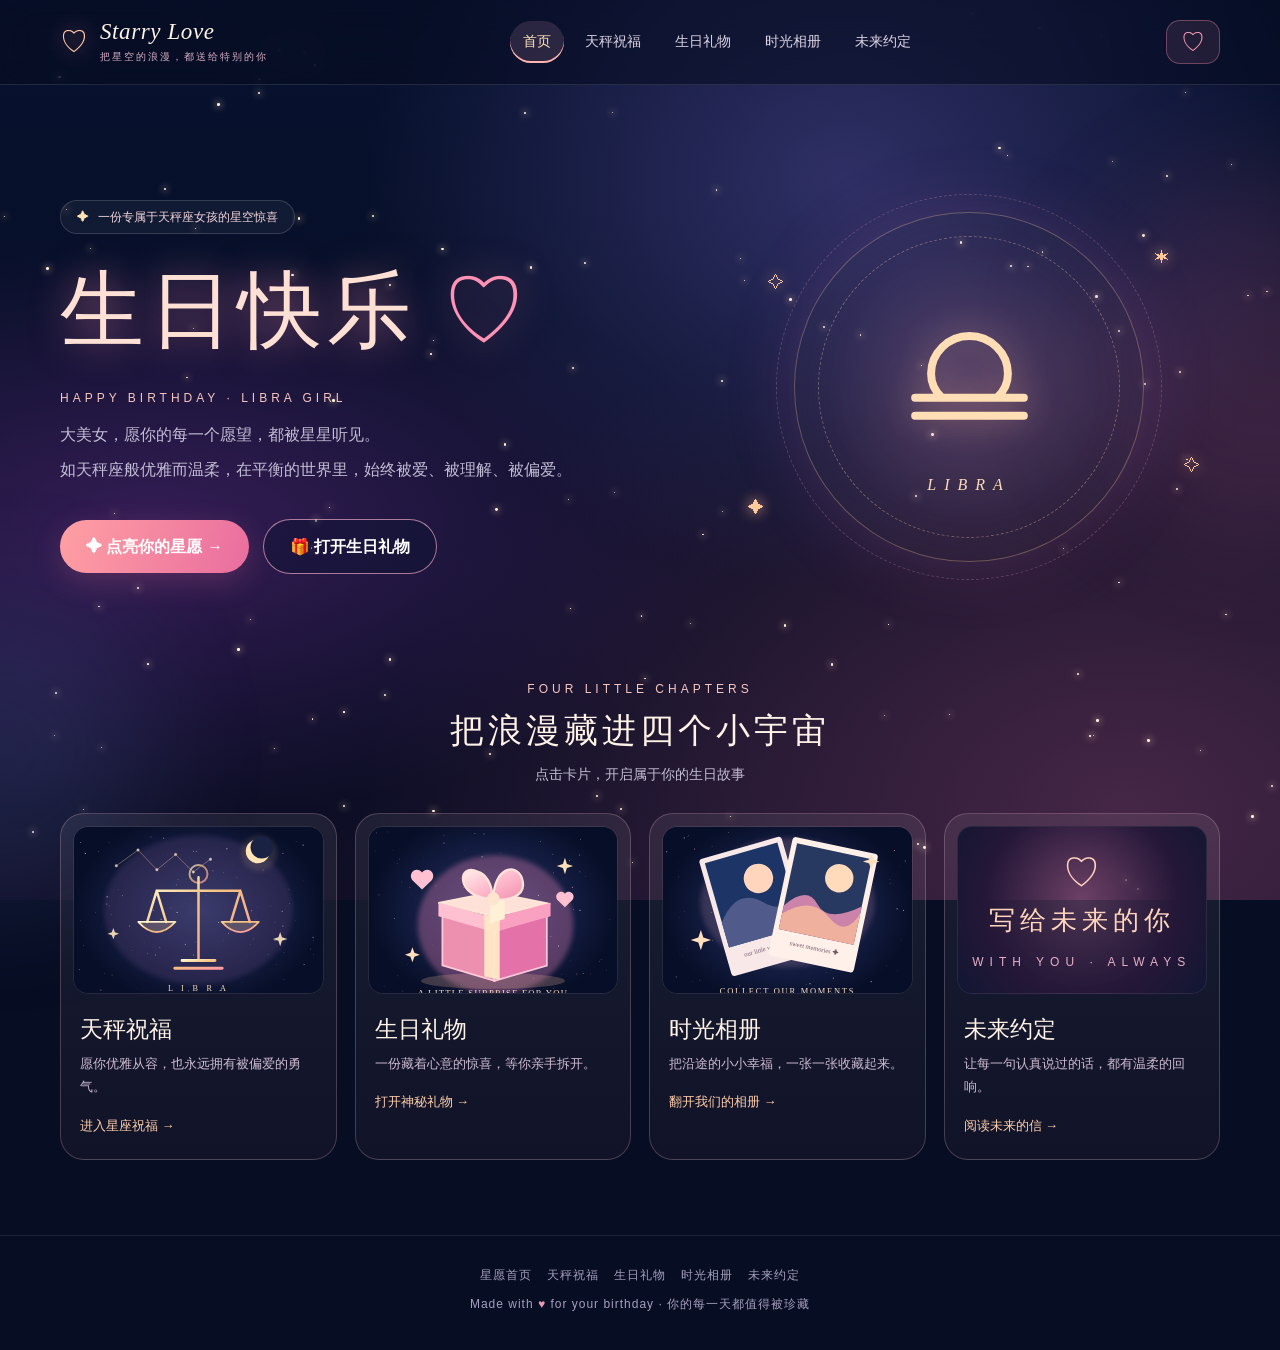
<file: index.html>
<!DOCTYPE html>
<html lang="zh-CN"><head><meta charset="UTF-8"><meta name="viewport" content="width=device-width, initial-scale=1.0"><meta name="theme-color" content="#08112b"><meta name="description" content="天秤座女孩的浪漫星空生日礼物网站。"><title>星愿之夜 · 生日快乐 | Starry Love</title><link rel="stylesheet" href="style.css"><script src="config.js" defer></script><script src="script.js" defer></script></head>
<body><div class="sky-gradient" aria-hidden="true"></div><div class="sky-stars" aria-hidden="true"></div><div class="orb one" aria-hidden="true"></div><div class="orb two" aria-hidden="true"></div>
<header class="topbar"><div class="wrap topbar-inner">
    <a class="brand" href="index.html" aria-label="返回星愿之夜首页"><span class="brand-glyph">♡</span><span><strong>Starry Love</strong><small>把星空的浪漫，都送给特别的你</small></span></a>
    <nav class="nav" aria-label="网站导航"><a href="index.html" class="active" aria-current="page">首页</a><a href="blessing.html" class="" >天秤祝福</a><a href="gift.html" class="" >生日礼物</a><a href="album.html" class="" >时光相册</a><a href="promise.html" class="" >未来约定</a></nav><a class="top-heart" href="gift.html" aria-label="去拆生日礼物">♡</a>
  </div></header><main id="main">
<section class="hero"><div class="wrap hero-inner">
 <div><span class="hello-chip"><span class="little-spark">✦</span> 一份专属于天秤座女孩的星空惊喜</span><h1 class="glow-heading">生日快乐<span class="pink"> ♡</span></h1><div class="eyebrow">HAPPY BIRTHDAY · LIBRA GIRL</div>
 <p class="sublead">大美女，愿你的每一个愿望，都被星星听见。<br>如天秤座般优雅而温柔，在平衡的世界里，始终被爱、被理解、被偏爱。</p>
 <div class="actions"><a class="btn" href="blessing.html">✦ 点亮你的星愿 →</a><a class="btn outline" href="gift.html">🎁 打开生日礼物</a></div></div>
 <div class="constellation-stage" aria-label="天秤座星空插画"><span class="zodiac-dot a">✧</span><span class="zodiac-dot b">✶</span><span class="zodiac-dot c">✦</span><span class="zodiac-dot d">✧</span><div class="libra-circle"><svg class="libra-svg" viewBox="0 0 200 200" aria-label="天秤座符号" role="img"><path d="M25 139 H175 M25 114 H62 C51 104 47 94 47 81 C47 52 71 29 100 29 C129 29 153 52 153 81 C153 94 149 104 138 114 H175 M62 114 H138" fill="none" stroke="currentColor" stroke-width="11" stroke-linecap="round" stroke-linejoin="round"/></svg><span class="libra-word">LIBRA</span></div></div>
</div></section>
<section class="wrap" aria-label="生日礼物的四个章节"><div class="section-intro"><div class="eyebrow">FOUR LITTLE CHAPTERS</div><h2>把浪漫藏进四个小宇宙</h2><p>点击卡片，开启属于你的生日故事</p></div>
<div class="feature-grid">
 <a class="feature" href="blessing.html"><img src="assets/libra-illustration.svg" alt="金色天秤与璀璨星空的插画"><h3>天秤祝福</h3><p>愿你优雅从容，也永远拥有被偏爱的勇气。</p><span class="read-more">进入星座祝福 →</span></a>
 <a class="feature" href="gift.html"><img src="assets/gift-illustration.svg" alt="粉红色蝴蝶结生日礼盒插画"><h3>生日礼物</h3><p>一份藏着心意的惊喜，等你亲手拆开。</p><span class="read-more">打开神秘礼物 →</span></a>
 <a class="feature" href="album.html"><img src="assets/album-illustration.svg" alt="梦幻星空宝丽来相册插画"><h3>时光相册</h3><p>把沿途的小小幸福，一张一张收藏起来。</p><span class="read-more">翻开我们的相册 →</span></a>
 <a class="feature" href="promise.html"><div class="feature-text-art" aria-label="未来约定文字设计"><b>♡</b><span>写给未来的你</span><small>WITH YOU · ALWAYS</small></div><h3>未来约定</h3><p>让每一句认真说过的话，都有温柔的回响。</p><span class="read-more">阅读未来的信 →</span></a>
</div></section></main><footer><div class="wrap"><div class="footer-nav"><a href="index.html">星愿首页</a><a href="blessing.html">天秤祝福</a><a href="gift.html">生日礼物</a><a href="album.html">时光相册</a><a href="promise.html">未来约定</a></div><div>Made with <span class="footer-heart">♥</span> for your birthday · 你的每一天都值得被珍藏</div></div></footer>
</body></html>
</file>
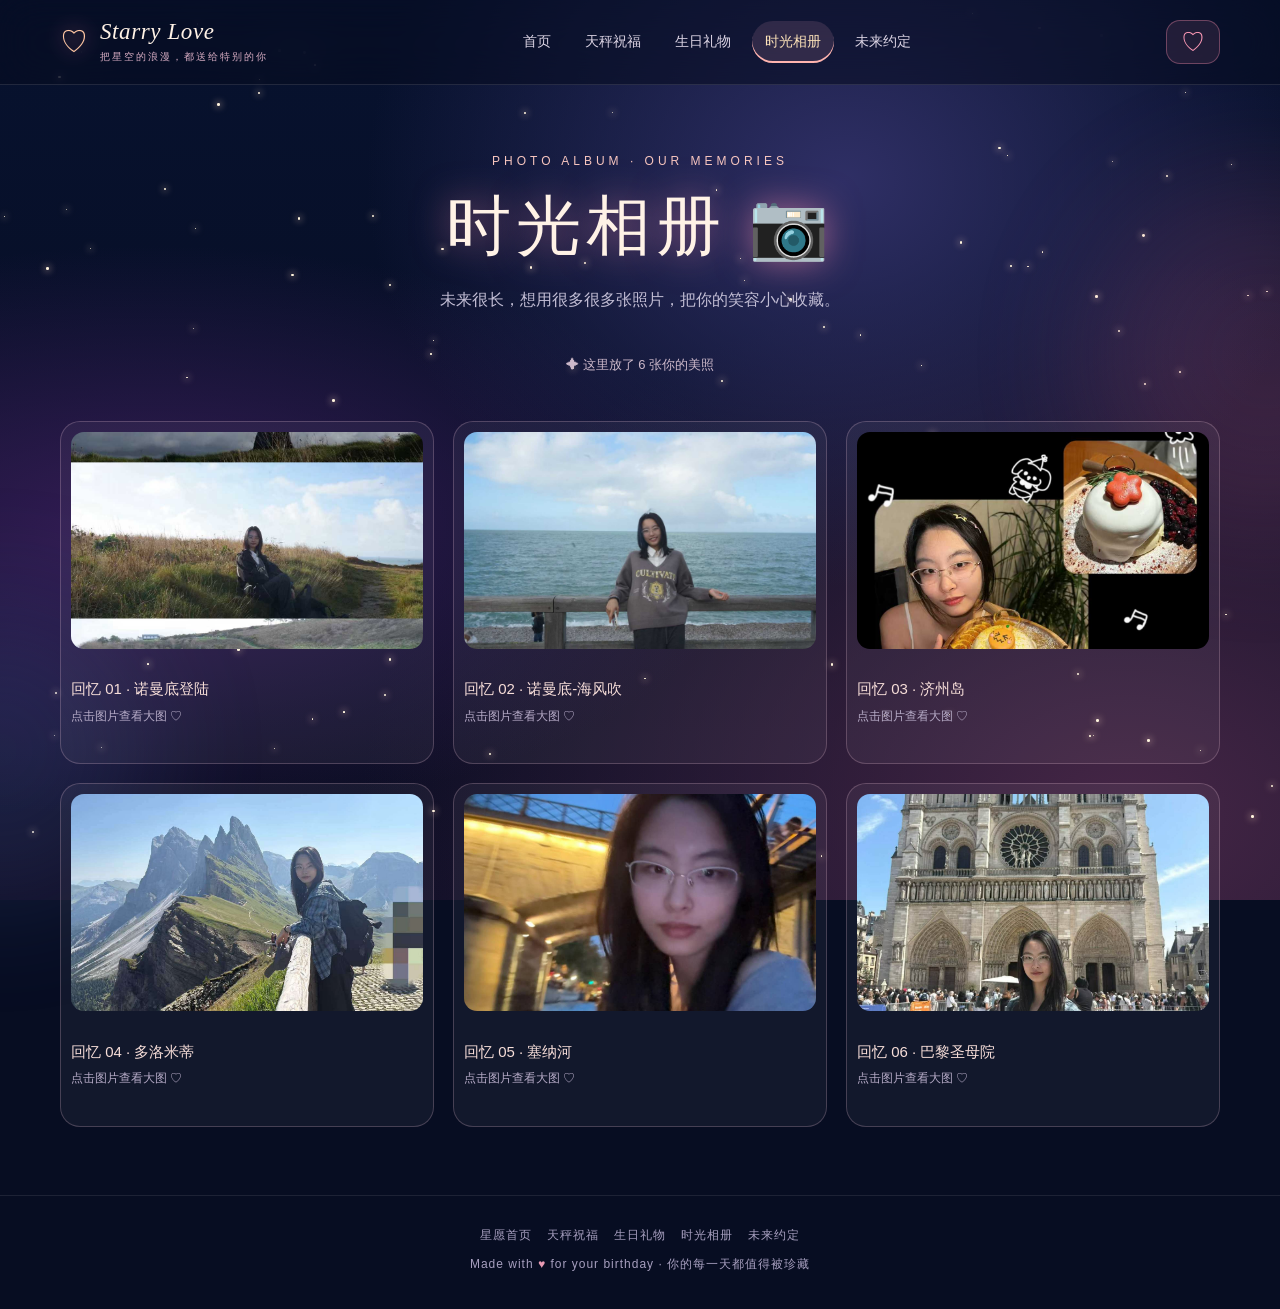
<file: album.html>
<!DOCTYPE html>
<html lang="zh-CN"><head><meta charset="UTF-8"><meta name="viewport" content="width=device-width, initial-scale=1.0"><meta name="theme-color" content="#08112b"><meta name="description" content="浏览六张可以替换成真实照片的浪漫时光相册。"><title>时光相册 | Starry Love</title><link rel="stylesheet" href="style.css"><script src="config.js" defer></script><script src="script.js" defer></script></head>
<body><div class="sky-gradient" aria-hidden="true"></div><div class="sky-stars" aria-hidden="true"></div><div class="orb one" aria-hidden="true"></div><div class="orb two" aria-hidden="true"></div>
<header class="topbar"><div class="wrap topbar-inner">
    <a class="brand" href="index.html" aria-label="返回星愿之夜首页"><span class="brand-glyph">♡</span><span><strong>Starry Love</strong><small>把星空的浪漫，都送给特别的你</small></span></a>
    <nav class="nav" aria-label="网站导航"><a href="index.html" class="" >首页</a><a href="blessing.html" class="" >天秤祝福</a><a href="gift.html" class="" >生日礼物</a><a href="album.html" class="active" aria-current="page">时光相册</a><a href="promise.html" class="" >未来约定</a></nav><a class="top-heart" href="gift.html" aria-label="去拆生日礼物">♡</a>
  </div></header><main id="main">
<section class="page-top wrap"><div class="eyebrow">PHOTO ALBUM · OUR MEMORIES</div><h1 class="glow-heading">时光相册 📷</h1><p class="sublead">未来很长，想用很多很多张照片，把你的笑容小心收藏。</p></section>
<section class="wrap"><p class="album-tip">✦ 这里放了 6 张你的美照</p><div class="gallery"><button class="photo-card" type="button" data-photo data-caption="回忆 01 · 诺曼底登陆" aria-label="放大查看回忆01"><img src="assets/1.jpg" alt="回忆占位图片01：诺曼底" loading="lazy"><span class="photo-meta"><strong>回忆 01 · 诺曼底登陆</strong><small>点击图片查看大图 ♡</small></span></button>
<button class="photo-card" type="button" data-photo data-caption="回忆 02 · 诺曼底-海风吹" aria-label="放大查看回忆02"><img src="assets/2.jpg" alt="回忆占位图片02：诺曼底-海风吹" loading="lazy"><span class="photo-meta"><strong>回忆 02 · 诺曼底-海风吹</strong><small>点击图片查看大图 ♡</small></span></button>
<button class="photo-card" type="button" data-photo data-caption="回忆 03 · 济州岛" aria-label="放大查看回忆03"><img src="assets/3.jpg" alt="回忆占位图片03：济州岛" loading="lazy"><span class="photo-meta"><strong>回忆 03 · 济州岛</strong><small>点击图片查看大图 ♡</small></span></button>
<button class="photo-card" type="button" data-photo data-caption="回忆 04 · 多洛米蒂" aria-label="放大查看回忆04"><img src="assets/4.jpg" alt="回忆占位图片04：多洛米蒂" loading="lazy"><span class="photo-meta"><strong>回忆 04 · 多洛米蒂</strong><small>点击图片查看大图 ♡</small></span></button>
<button class="photo-card" type="button" data-photo data-caption="回忆 05 · 塞纳河" aria-label="放大查看回忆05"><img src="assets/5.jpg" alt="回忆占位图片05：塞纳河" loading="lazy"><span class="photo-meta"><strong>回忆 05 · 塞纳河</strong><small>点击图片查看大图 ♡</small></span></button>
<button class="photo-card" type="button" data-photo data-caption="回忆 06 · 巴黎圣母院" aria-label="放大查看回忆06"><img src="assets/6.jpg" alt="回忆占位图片06：巴黎圣母院" loading="lazy"><span class="photo-meta"><strong>回忆 06 · 巴黎圣母院</strong><small>点击图片查看大图 ♡</small></span></button>
</div></section>
<dialog id="photoDialog" aria-label="相册大图预览"><button type="button" class="dialog-close" aria-label="关闭图片预览">×</button><div class="dialog-inner"><img id="largePhoto" src="assets/photo-01.svg" alt="放大的时光相册照片"><p id="photoCaption">我们的回忆</p></div></dialog></main><footer><div class="wrap"><div class="footer-nav"><a href="index.html">星愿首页</a><a href="blessing.html">天秤祝福</a><a href="gift.html">生日礼物</a><a href="album.html">时光相册</a><a href="promise.html">未来约定</a></div><div>Made with <span class="footer-heart">♥</span> for your birthday · 你的每一天都值得被珍藏</div></div></footer>
</body></html>
</file>
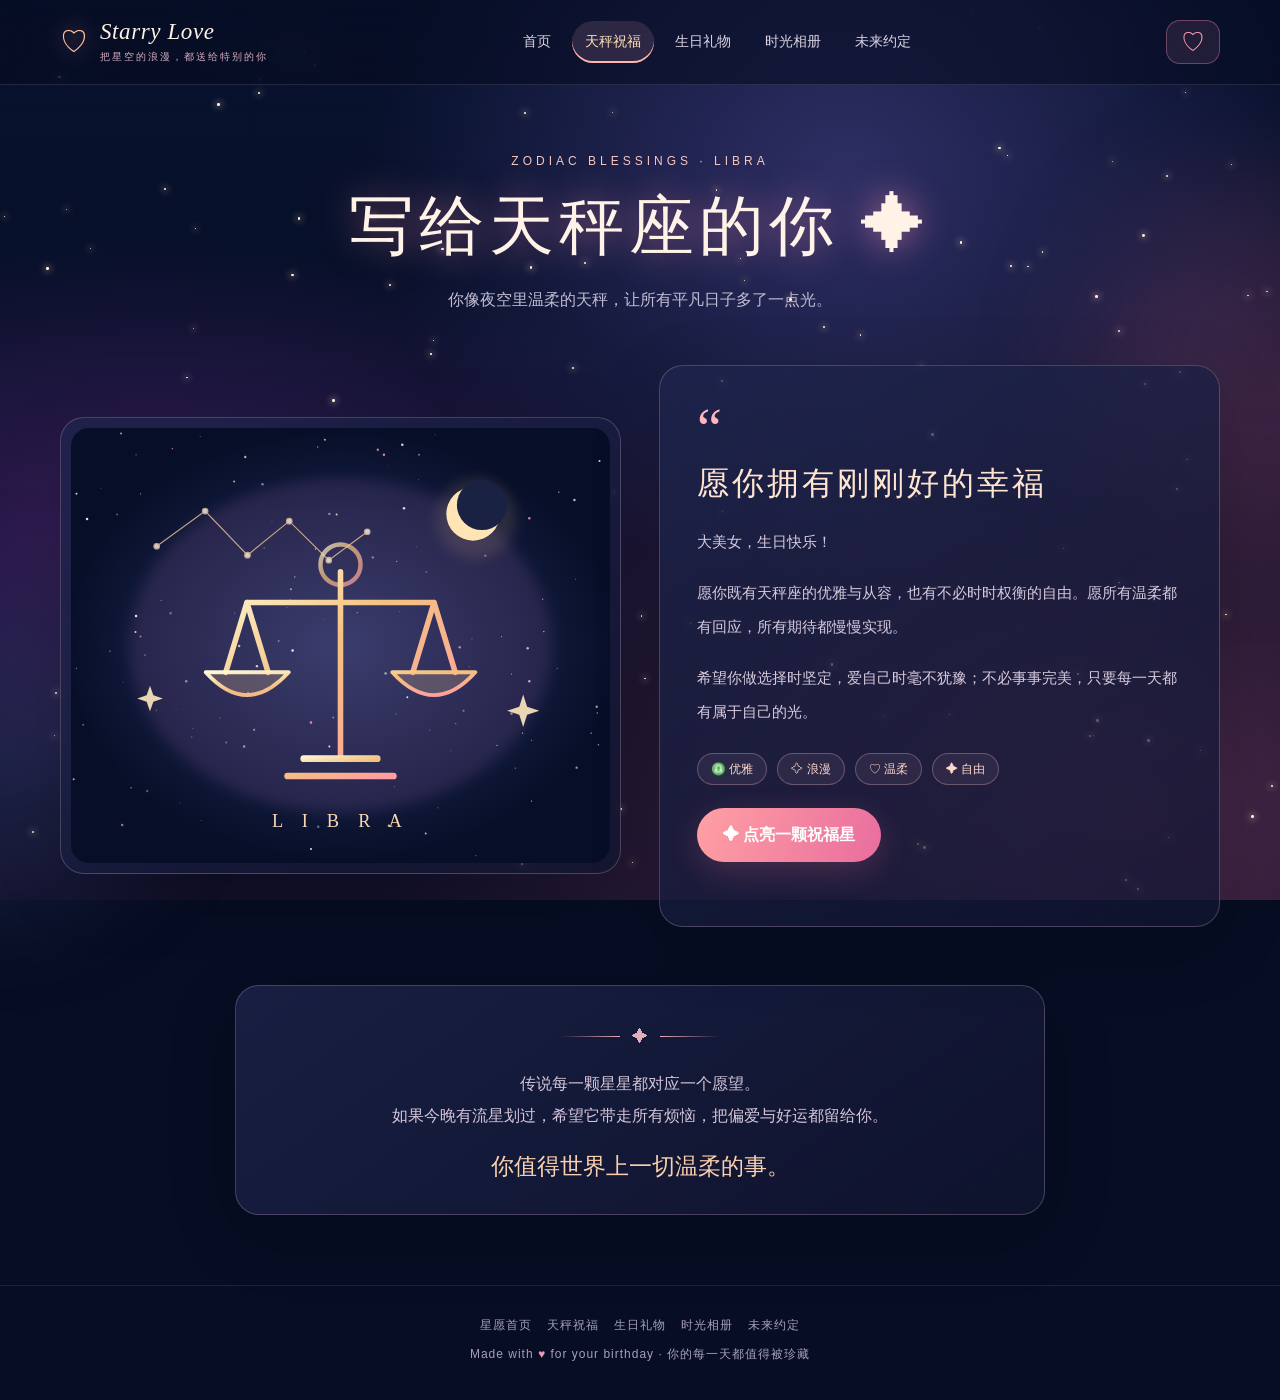
<file: blessing.html>
<!DOCTYPE html>
<html lang="zh-CN"><head><meta charset="UTF-8"><meta name="viewport" content="width=device-width, initial-scale=1.0"><meta name="theme-color" content="#08112b"><meta name="description" content="一封写给天秤座女孩的星空生日祝福。"><title>天秤祝福 | Starry Love</title><link rel="stylesheet" href="style.css"><script src="config.js" defer></script><script src="script.js" defer></script></head>
<body><div class="sky-gradient" aria-hidden="true"></div><div class="sky-stars" aria-hidden="true"></div><div class="orb one" aria-hidden="true"></div><div class="orb two" aria-hidden="true"></div>
<header class="topbar"><div class="wrap topbar-inner">
    <a class="brand" href="index.html" aria-label="返回星愿之夜首页"><span class="brand-glyph">♡</span><span><strong>Starry Love</strong><small>把星空的浪漫，都送给特别的你</small></span></a>
    <nav class="nav" aria-label="网站导航"><a href="index.html" class="" >首页</a><a href="blessing.html" class="active" aria-current="page">天秤祝福</a><a href="gift.html" class="" >生日礼物</a><a href="album.html" class="" >时光相册</a><a href="promise.html" class="" >未来约定</a></nav><a class="top-heart" href="gift.html" aria-label="去拆生日礼物">♡</a>
  </div></header><main id="main">
<section class="page-top wrap"><div class="eyebrow">ZODIAC BLESSINGS · LIBRA</div><h1 class="glow-heading">写给天秤座的你 ✦</h1><p class="sublead">你像夜空里温柔的天秤，让所有平凡日子多了一点光。</p></section>
<section class="wrap two-col">
  <div class="art-frame glass"><img src="assets/libra-illustration.svg" alt="金色天秤、天秤座连线和月亮的星空图片"></div>
  <div class="paper glass"><div class="quote-mark">“</div><h2>愿你拥有刚刚好的幸福</h2>
  <p>大美女，生日快乐！</p><p data-wish>愿你既有天秤座的优雅与从容，也有不必时时权衡的自由。愿所有温柔都有回应，所有期待都慢慢实现。</p>
  <p>希望你做选择时坚定，爱自己时毫不犹豫；不必事事完美，只要每一天都有属于自己的光。</p><div class="pill-wrap"><span class="pill">♎ 优雅</span><span class="pill">✧ 浪漫</span><span class="pill">♡ 温柔</span><span class="pill">✦ 自由</span></div>
  <button class="btn" data-wish-button data-target="wishMessage">✦ 点亮一颗祝福星</button><div class="wish-message" id="wishMessage" aria-live="polite"></div></div>
</section><section class="wrap"><div class="note-box glass"><div class="decor-line">✦</div><p>传说每一颗星星都对应一个愿望。<br>如果今晚有流星划过，希望它带走所有烦恼，把偏爱与好运都留给你。</p><strong>你值得世界上一切温柔的事。</strong></div></section></main><footer><div class="wrap"><div class="footer-nav"><a href="index.html">星愿首页</a><a href="blessing.html">天秤祝福</a><a href="gift.html">生日礼物</a><a href="album.html">时光相册</a><a href="promise.html">未来约定</a></div><div>Made with <span class="footer-heart">♥</span> for your birthday · 你的每一天都值得被珍藏</div></div></footer>
</body></html>
</file>
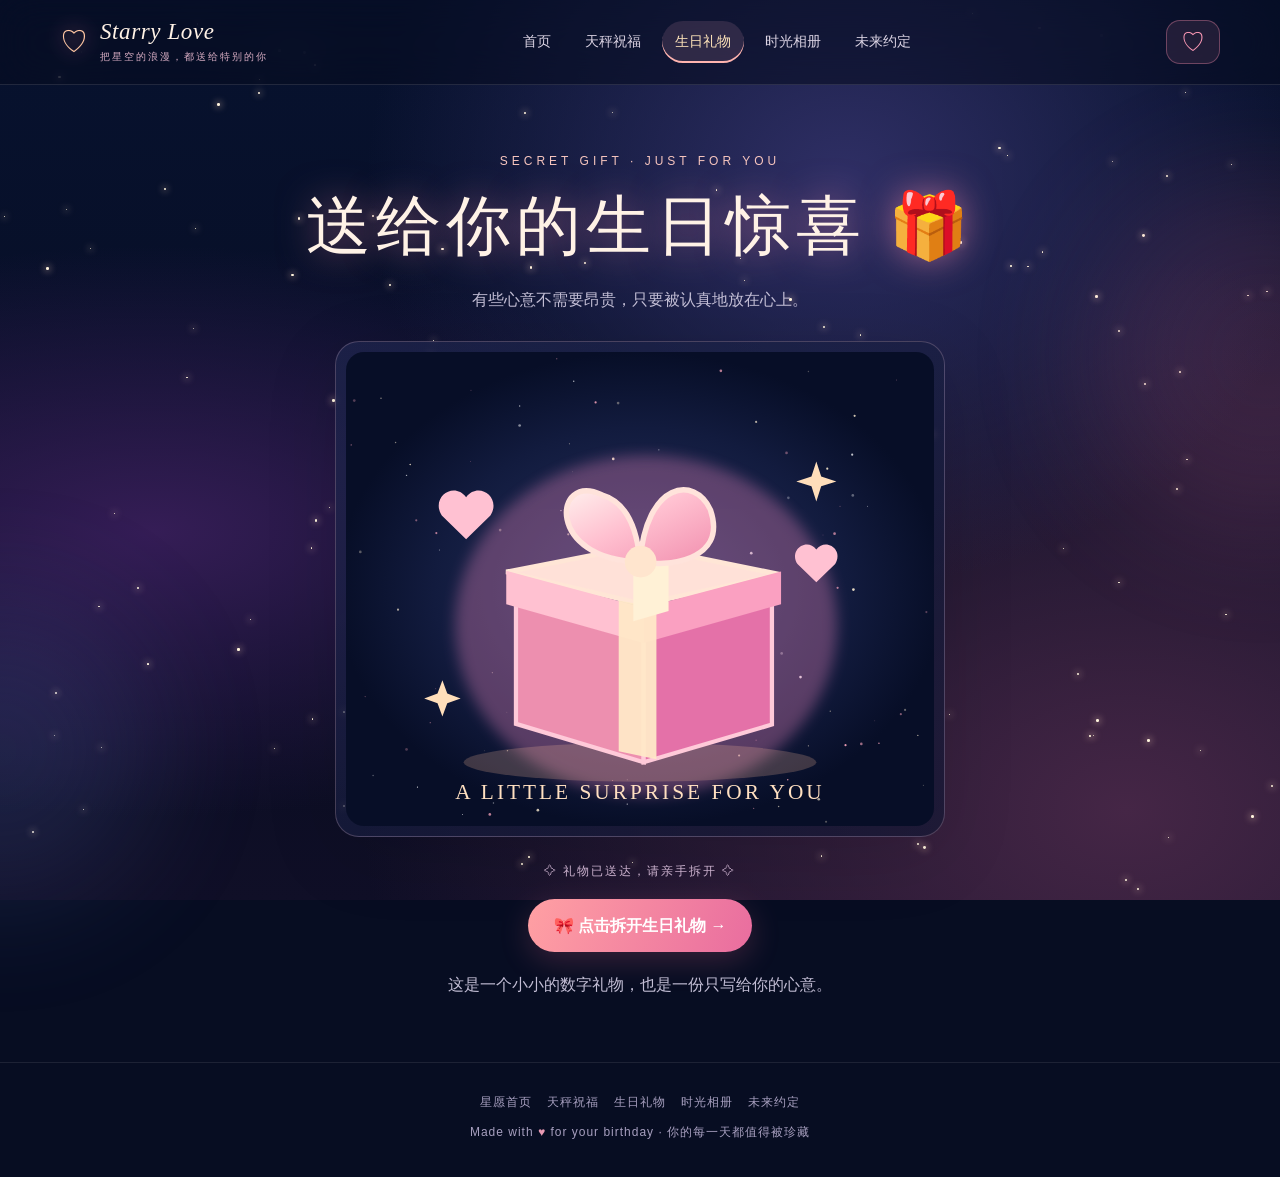
<file: gift.html>
<!DOCTYPE html>
<html lang="zh-CN"><head><meta charset="UTF-8"><meta name="viewport" content="width=device-width, initial-scale=1.0"><meta name="theme-color" content="#08112b"><meta name="description" content="打开送给天秤座女孩的神秘生日礼物。"><title>生日礼物 | Starry Love</title><link rel="stylesheet" href="style.css"><script src="config.js" defer></script><script src="script.js" defer></script></head>
<body><div class="sky-gradient" aria-hidden="true"></div><div class="sky-stars" aria-hidden="true"></div><div class="orb one" aria-hidden="true"></div><div class="orb two" aria-hidden="true"></div>
<header class="topbar"><div class="wrap topbar-inner">
    <a class="brand" href="index.html" aria-label="返回星愿之夜首页"><span class="brand-glyph">♡</span><span><strong>Starry Love</strong><small>把星空的浪漫，都送给特别的你</small></span></a>
    <nav class="nav" aria-label="网站导航"><a href="index.html" class="" >首页</a><a href="blessing.html" class="" >天秤祝福</a><a href="gift.html" class="active" aria-current="page">生日礼物</a><a href="album.html" class="" >时光相册</a><a href="promise.html" class="" >未来约定</a></nav><a class="top-heart" href="gift.html" aria-label="去拆生日礼物">♡</a>
  </div></header><main id="main">
<section class="page-top wrap"><div class="eyebrow">SECRET GIFT · JUST FOR YOU</div><h1 class="glow-heading">送给你的生日惊喜 🎁</h1><p class="sublead">有些心意不需要昂贵，只要被认真地放在心上。</p></section>
<section class="gift-area wrap"><div class="art-frame glass"><img src="assets/gift-illustration.svg" alt="夜空中发光的粉色生日礼盒图片"></div><p class="hint"><span class="gift-sparkle">✧</span> 礼物已送达，请亲手拆开 <span class="gift-sparkle">✧</span></p><button class="btn" id="openGift">🎀 点击拆开生日礼物 →</button>
<p class="sublead">这是一个小小的数字礼物，也是一份只写给你的心意。</p></section>
<dialog id="giftDialog" aria-labelledby="giftTitle"><button type="button" class="dialog-close" aria-label="关闭礼物弹窗">×</button><div class="dialog-inner"><div style="font-size:48px" aria-hidden="true">🎁 ♡ ✨</div><div class="eyebrow">SURPRISE!</div><h2 id="giftTitle">生日快乐，刘昱含！</h2><p data-surprise>这份礼物也许不够盛大，但每一颗星星、每一句祝福，都想认真地送给你。生日快乐！</p><p>愿新的一岁，惊喜比遗憾更多，快乐比昨天更近。</p><a class="btn small" href="album.html">继续打开时光相册 →</a></div></dialog></main><footer><div class="wrap"><div class="footer-nav"><a href="index.html">星愿首页</a><a href="blessing.html">天秤祝福</a><a href="gift.html">生日礼物</a><a href="album.html">时光相册</a><a href="promise.html">未来约定</a></div><div>Made with <span class="footer-heart">♥</span> for your birthday · 你的每一天都值得被珍藏</div></div></footer>
</body></html>
</file>
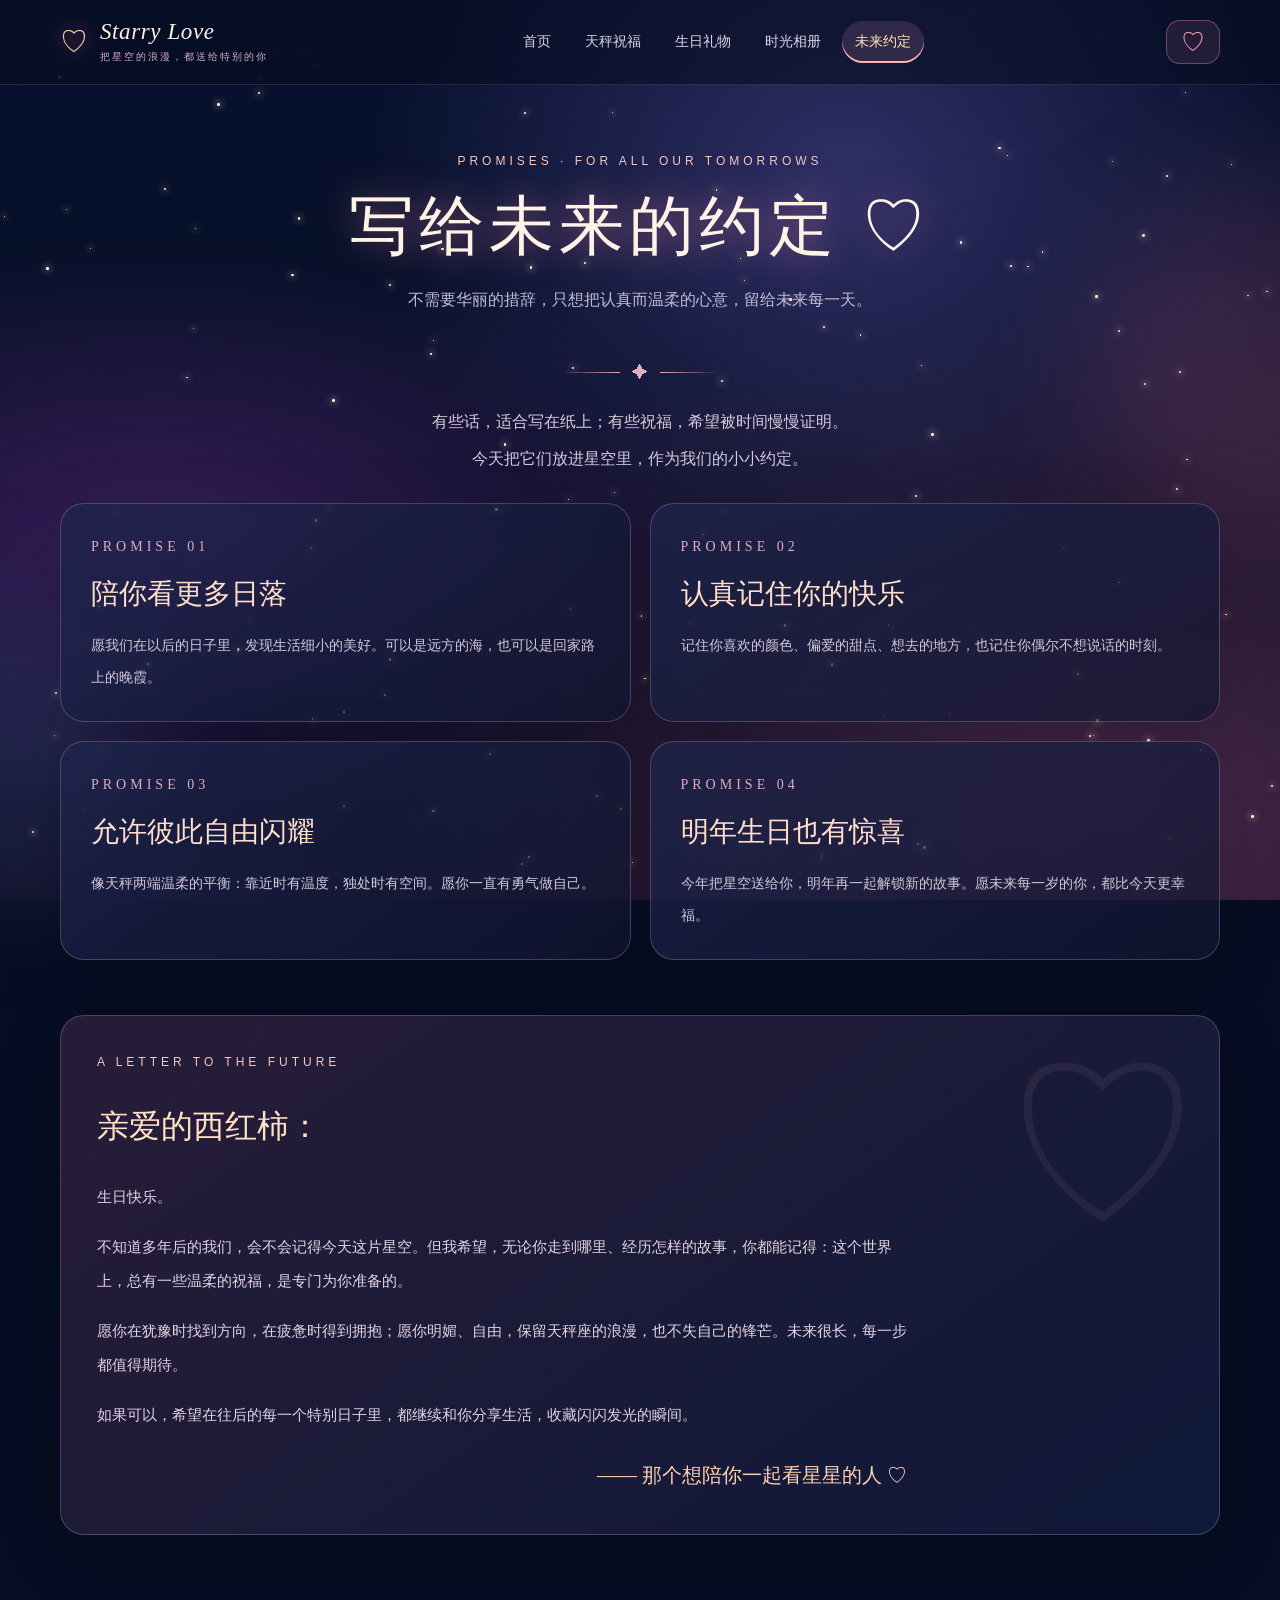
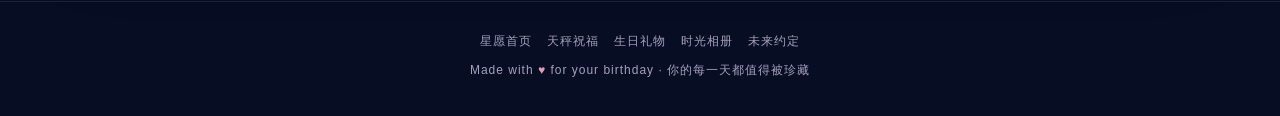
<file: promise.html>
<!DOCTYPE html>
<html lang="zh-CN"><head><meta charset="UTF-8"><meta name="viewport" content="width=device-width, initial-scale=1.0"><meta name="theme-color" content="#08112b"><meta name="description" content="写给未来的四个文字约定和一封温柔的信。"><title>未来约定 | Starry Love</title><link rel="stylesheet" href="style.css"><script src="config.js" defer></script><script src="script.js" defer></script></head>
<body><div class="sky-gradient" aria-hidden="true"></div><div class="sky-stars" aria-hidden="true"></div><div class="orb one" aria-hidden="true"></div><div class="orb two" aria-hidden="true"></div>
<header class="topbar"><div class="wrap topbar-inner">
    <a class="brand" href="index.html" aria-label="返回星愿之夜首页"><span class="brand-glyph">♡</span><span><strong>Starry Love</strong><small>把星空的浪漫，都送给特别的你</small></span></a>
    <nav class="nav" aria-label="网站导航"><a href="index.html" class="" >首页</a><a href="blessing.html" class="" >天秤祝福</a><a href="gift.html" class="" >生日礼物</a><a href="album.html" class="" >时光相册</a><a href="promise.html" class="active" aria-current="page">未来约定</a></nav><a class="top-heart" href="gift.html" aria-label="去拆生日礼物">♡</a>
  </div></header><main id="main">
<section class="page-top wrap"><div class="eyebrow">PROMISES · FOR ALL OUR TOMORROWS</div><h1 class="glow-heading">写给未来的约定 ♡</h1><p class="sublead">不需要华丽的措辞，只想把认真而温柔的心意，留给未来每一天。</p></section>
<section class="wrap"><div class="promise-intro"><div class="decor-line">✦</div><p>有些话，适合写在纸上；有些祝福，希望被时间慢慢证明。<br>今天把它们放进星空里，作为我们的小小约定。</p></div>
<div class="promise-list">
 <article class="promise-card glass"><span class="num">PROMISE 01</span><h2>陪你看更多日落</h2><p>愿我们在以后的日子里，发现生活细小的美好。可以是远方的海，也可以是回家路上的晚霞。</p></article>
 <article class="promise-card glass"><span class="num">PROMISE 02</span><h2>认真记住你的快乐</h2><p>记住你喜欢的颜色、偏爱的甜点、想去的地方，也记住你偶尔不想说话的时刻。</p></article>
 <article class="promise-card glass"><span class="num">PROMISE 03</span><h2>允许彼此自由闪耀</h2><p>像天秤两端温柔的平衡：靠近时有温度，独处时有空间。愿你一直有勇气做自己。</p></article>
 <article class="promise-card glass"><span class="num">PROMISE 04</span><h2>明年生日也有惊喜</h2><p>今年把星空送给你，明年再一起解锁新的故事。愿未来每一岁的你，都比今天更幸福。</p></article>
</div>
<article class="letter glass"><div class="eyebrow">A LETTER TO THE FUTURE</div><h2>亲爱的西红柿：</h2>
 <p>生日快乐。</p><p>不知道多年后的我们，会不会记得今天这片星空。但我希望，无论你走到哪里、经历怎样的故事，你都能记得：这个世界上，总有一些温柔的祝福，是专门为你准备的。</p>
 <p>愿你在犹豫时找到方向，在疲惫时得到拥抱；愿你明媚、自由，保留天秤座的浪漫，也不失自己的锋芒。未来很长，每一步都值得期待。</p>
 <p>如果可以，希望在往后的每一个特别日子里，都继续和你分享生活，收藏闪闪发光的瞬间。</p>
 <p class="signature">—— <span data-from>那个想陪你一起看星星的人</span> ♡</p>
</article></section></main><footer><div class="wrap"><div class="footer-nav"><a href="index.html">星愿首页</a><a href="blessing.html">天秤祝福</a><a href="gift.html">生日礼物</a><a href="album.html">时光相册</a><a href="promise.html">未来约定</a></div><div>Made with <span class="footer-heart">♥</span> for your birthday · 你的每一天都值得被珍藏</div></div></footer>
</body></html>
</file>
<file: style.css>
:root {
  --bg:#070d22; --ink:#fff2e6; --muted:#c2bdd4; --gold:#f9d7a3;
  --pink:#ff92b5; --pink2:#ec6f9e; --line:rgba(255,210,226,.22);
  --glass:rgba(19,25,55,.66); --radius:24px;
}
*{box-sizing:border-box} html{scroll-behavior:smooth} body{margin:0;color:var(--ink);background:var(--bg);font-family:"Noto Sans SC","Microsoft YaHei","PingFang SC",sans-serif;line-height:1.7;min-height:100vh;overflow-x:hidden}
a{color:inherit;text-decoration:none} button{font:inherit;cursor:pointer} img{display:block;max-width:100%;height:auto} button:focus-visible,a:focus-visible{outline:3px solid #fcdcae;outline-offset:4px} ::selection{background:#c97fa7;color:#fff}
.sky-gradient{position:fixed;z-index:-3;inset:0;background:radial-gradient(ellipse at 66% 20%,#2f2f65 0%,transparent 40%),radial-gradient(ellipse at 12% 59%,#351d56 0%,transparent 38%),radial-gradient(ellipse at 88% 90%,#452646 0%,transparent 48%),linear-gradient(#07122f,#080d22 70%,#100f27)}
.sky-stars{position:fixed;z-index:-2;inset:0;pointer-events:none;overflow:hidden}.star{position:absolute;background:#fff4dd;border-radius:50%;box-shadow:0 0 7px 1px rgba(255,216,187,.65);animation:twinkle var(--duration,4s) ease-in-out infinite;animation-delay:var(--delay,0s)}
@keyframes twinkle{0%,100%{opacity:.17;transform:scale(.7)}50%{opacity:1;transform:scale(1.4)}}
.orb{position:fixed;border-radius:100%;filter:blur(65px);opacity:.18;z-index:-1;pointer-events:none}.orb.one{width:350px;height:350px;background:#db679a;top:20%;right:-160px}.orb.two{width:300px;height:300px;background:#6378cc;bottom:0;left:-150px}
.wrap{width:min(1160px,calc(100% - 48px));margin:auto}.topbar{position:relative;z-index:10;border-bottom:1px solid rgba(255,255,255,.11);background:rgba(6,12,32,.55);backdrop-filter:blur(20px)}.topbar-inner{display:flex;justify-content:space-between;align-items:center;min-height:84px;gap:18px}.brand{display:flex;align-items:center;gap:12px;flex-shrink:0}.brand-glyph{font-size:28px;color:#ffc7a3;text-shadow:0 0 20px #ff8e9a}.brand strong{display:block;font-family:Georgia,serif;font-size:23px;line-height:1.1;font-weight:500;font-style:italic;letter-spacing:.6px}.brand small{display:block;font-size:10px;letter-spacing:2px;color:#d8adc3;margin-top:4px}
.nav{display:flex;gap:8px;align-items:center;justify-content:center;flex-wrap:wrap}.nav a{font-size:14px;padding:9px 13px;white-space:nowrap;color:#ddd5e5;border-radius:999px;transition:.25s}.nav a:hover,.nav a.active{color:#ffe4ba;background:rgba(255,177,198,.13)}.nav a.active{box-shadow:inset 0 -2px #ffb4af}.nav .home-mini{display:none}
.top-heart{font-size:24px;color:#ff9bb7;border:1px solid rgba(255,145,175,.35);background:rgba(255,145,175,.1);padding:1px 14px;border-radius:14px;flex-shrink:0}
.eyebrow{font-size:12px;letter-spacing:4px;color:#f7c6bf;text-transform:uppercase}.glow-heading{font-family:"STKaiti","KaiTi","Songti SC",serif;font-weight:500;line-height:1.45;letter-spacing:5px;text-shadow:0 0 35px rgba(255,143,177,.55)}.gold{color:var(--gold)}.pink{color:var(--pink)}.sublead{color:var(--muted);line-height:2.15;font-size:16px}
.btn{border:0;display:inline-flex;align-items:center;justify-content:center;gap:12px;border-radius:100px;padding:13px 26px;min-height:48px;transition:transform .25s,box-shadow .25s;background:linear-gradient(110deg,#ffa0a3,#e96d9f);color:#fff;font-weight:600;box-shadow:0 9px 31px rgba(250,114,152,.2)}.btn:hover{transform:translateY(-3px);box-shadow:0 13px 34px rgba(250,114,152,.36)}.btn.outline{background:rgba(13,18,49,.45);border:1px solid rgba(255,180,208,.64);box-shadow:none}.btn.outline:hover{background:rgba(246,150,193,.15)}.btn.small{min-height:39px;padding:8px 18px;font-size:13px}.actions{display:flex;align-items:center;gap:14px;flex-wrap:wrap}
.hero{position:relative;padding:92px 0 70px}.hero-inner{display:grid;grid-template-columns:1.1fr .9fr;align-items:center;gap:45px}.hero h1{font-size:clamp(45px,7.1vw,84px);margin:16px 0 16px;color:#ffe0d5}.hero .sublead{margin:10px 0 32px;max-width:590px}.hello-chip{display:inline-flex;gap:9px;align-items:center;border:1px solid #ffffff27;border-radius:30px;padding:6px 16px;background:#ffffff0b;color:#f1d4d9;font-size:12px}.little-spark{color:#ffe3b3}
.constellation-stage{position:relative;min-height:420px;display:grid;place-items:center;isolation:isolate}.constellation-stage:before{content:"";position:absolute;width:min(100%,450px);aspect-ratio:1;background:radial-gradient(circle,#e58ab223,transparent 66%);filter:blur(14px);z-index:-1}.libra-circle{width:min(350px,83%);aspect-ratio:1;border:1px solid #ffd59c4f;border-radius:50%;display:grid;place-items:center;background:radial-gradient(circle,rgba(245,178,204,.15),rgba(19,28,62,.05) 70%);box-shadow:0 0 75px #c46cba28,inset 0 0 55px #facfbc10;position:relative;animation:floaty 7s ease-in-out infinite}.libra-circle:before,.libra-circle:after{content:"";position:absolute;inset:23px;border-radius:50%;border:1px dashed #ffdbb958}.libra-circle:after{inset:-19px;border-color:#dca0be44}.libra-symbol{font-family:Georgia,serif;font-size:128px;color:#ffe0b5;text-shadow:0 0 28px #ffafba70;line-height:1}.libra-word{position:absolute;top:74%;font-family:Georgia,serif;font-style:italic;letter-spacing:8px;color:#fddbb8}.zodiac-dot{position:absolute;color:#ffc99c;font-size:16px;filter:drop-shadow(0 0 7px #ffb28f)}.zodiac-dot.a{left:10%;top:22%}.zodiac-dot.b{right:10%;top:16%}.zodiac-dot.c{left:6%;bottom:18%}.zodiac-dot.d{right:4%;bottom:28%}
@keyframes floaty{0%,100%{transform:translateY(0)}50%{transform:translateY(-12px)}}
.section-intro{text-align:center;margin:12px 0 26px}.section-intro h2{font-family:"STKaiti","KaiTi",serif;font-size:34px;font-weight:400;letter-spacing:4px;margin:3px 0}.section-intro p{color:var(--muted);font-size:14px;margin:0}
.feature-grid{display:grid;grid-template-columns:repeat(4,minmax(0,1fr));gap:18px;padding:0 0 75px}.feature{background:linear-gradient(180deg,#ffffff12,#e98fa70c);border:1px solid var(--line);border-radius:var(--radius);padding:12px 12px 21px;transition:transform .25s,border-color .25s,background .25s;min-height:320px}.feature:hover{transform:translateY(-8px);border-color:#ffdfb090;background:linear-gradient(180deg,#ffffff19,#ff93b618)}.feature img{width:100%;height:168px;object-fit:cover;border-radius:15px;border:1px solid #ffffff14}.feature h3{font-family:"STKaiti","KaiTi",serif;font-size:23px;font-weight:400;margin:16px 7px 3px}.feature p{font-size:13px;line-height:1.8;color:#cfbcd2;margin:0 7px 12px}.feature .read-more{display:inline-flex;align-items:center;gap:8px;color:#ffcfab;font-size:13px;margin-left:7px}.feature-text-art{height:168px;border-radius:15px;background:radial-gradient(circle at 50% 44%,#b7679b55,#241737 63%,#111632);display:flex;flex-direction:column;align-items:center;justify-content:center;border:1px solid #ffffff14}.feature-text-art span{font-family:"STKaiti","KaiTi",serif;font-size:26px;color:#ffd5bc;letter-spacing:5px}.feature-text-art small{font-size:12px;letter-spacing:6px;color:#e7afc7;margin-top:9px}.feature-text-art b{font-family:Georgia,serif;font-size:37px;color:#ffd2bf;font-weight:400;line-height:1.4}
.page-top{padding:66px 0 24px;text-align:center}.page-top h1{font-size:clamp(40px,6vw,65px);margin:8px 0 9px}.page-top .sublead{margin:0 auto;max-width:650px}.two-col{display:grid;grid-template-columns:1fr 1fr;gap:38px;align-items:center;padding:24px 0 58px}.glass{background:linear-gradient(145deg,rgba(30,37,77,.75),rgba(18,22,50,.69));border:1px solid var(--line);border-radius:var(--radius);box-shadow:0 18px 75px rgba(0,0,0,.12)}.art-frame{padding:10px;overflow:hidden}.art-frame img{width:100%;aspect-ratio:1.24;object-fit:cover;border-radius:18px}.paper{padding:34px 37px}.paper h2{font-family:"STKaiti","KaiTi",serif;font-size:32px;letter-spacing:3px;font-weight:400;margin:0 0 15px;color:#ffe4cf}.paper p{color:#d7cadd;font-size:15px;line-height:2.3;margin:0 0 16px}.quote-mark{font-family:Georgia,serif;color:#ffb4be;font-size:56px;line-height:1}.pill-wrap{display:flex;gap:10px;flex-wrap:wrap;margin:23px 0}.pill{border:1px solid #ffc0ce4b;border-radius:100px;padding:5px 13px;color:#ffd8cd;font-size:12px;background:#ffc1d312}
.note-box{max-width:810px;margin:0 auto 70px;padding:28px;text-align:center}.note-box p{margin:0 0 15px;color:#d5c6da;line-height:2}.note-box strong{font-family:"STKaiti","KaiTi",serif;color:#fbd0ae;font-weight:400;font-size:23px}
.gift-area{max-width:780px;margin:0 auto 60px;text-align:center}.gift-area .art-frame{max-width:610px;margin:0 auto 24px}.hint{font-size:12px;letter-spacing:2px;color:#cbb1cd;margin:17px 0}.gift-sparkle{display:inline-block;animation:floaty 3s infinite}
.gallery{display:grid;grid-template-columns:repeat(3,minmax(0,1fr));gap:19px;padding:20px 0 68px}.photo-card{width:100%;text-align:left;background:#ffffff0c;border:1px solid var(--line);border-radius:20px;padding:10px;color:inherit;transition:.25s;overflow:hidden}.photo-card:hover{transform:translateY(-6px);border-color:#f9d3a9aa}.photo-card img{width:100%;height:217px;object-fit:cover;border-radius:13px}.photo-card .photo-meta{padding:13px 8px 7px}.photo-card .photo-meta strong{display:block;font-weight:500;font-size:15px;color:#f7ded9}.photo-card .photo-meta small{display:block;color:#b7acc8;font-size:12px;margin-top:4px}.album-tip{text-align:center;color:#cdb9ca;font-size:13px;margin-bottom:25px}
.promise-intro{max-width:730px;margin:18px auto 25px;text-align:center}.promise-intro p{color:#d9cada;line-height:2.3}.promise-list{display:grid;grid-template-columns:repeat(2,minmax(0,1fr));gap:19px;margin:20px 0 55px}.promise-card{padding:28px 30px}.promise-card .num{font-family:Georgia,serif;font-size:14px;color:#dfacbe;letter-spacing:4px}.promise-card h2{font-family:"STKaiti","KaiTi",serif;font-weight:400;color:#ffdfcb;font-size:28px;margin:11px 0}.promise-card p{color:#d4c8d9;font-size:14px;line-height:2.3;margin:0}.letter{padding:36px;margin:10px 0 66px;background:linear-gradient(145deg,rgba(107,62,102,.33),rgba(17,28,64,.76));position:relative;overflow:hidden}.letter:before{content:"♡";position:absolute;font-size:200px;color:#ffb8c212;right:16px;top:-42px}.letter h2{font-family:"STKaiti","KaiTi",serif;font-weight:400;font-size:32px;color:#ffe1c4}.letter p{position:relative;color:#e3d3e3;line-height:2.3;max-width:810px;font-size:15px}.letter .signature{font-family:"STKaiti","KaiTi",serif;color:#ffcfb1;text-align:right;margin-bottom:0;font-size:20px}
footer{border-top:1px solid #ffffff17;padding:29px 0 35px;color:#a79fbf;text-align:center;font-size:12px;letter-spacing:1px}.footer-heart{color:#e89ab4}.footer-nav{display:flex;justify-content:center;gap:15px;flex-wrap:wrap;margin-bottom:9px}.footer-nav a:hover{color:#ffdcbd}
dialog{color:#fff0eb;background:#141a36;border:1px solid #efb0bb73;border-radius:23px;padding:0;max-width:min(92vw,650px);width:100%;box-shadow:0 20px 100px #0009}dialog::backdrop{background:rgba(4,7,22,.78);backdrop-filter:blur(8px)}dialog .dialog-inner{padding:30px 32px 35px;text-align:center}.dialog-inner h2{font-family:"STKaiti","KaiTi",serif;font-size:31px;font-weight:400;color:#ffddc1}.dialog-inner p{color:#e2cbdb;line-height:2.1}.dialog-inner img{max-height:65vh;width:100%;object-fit:contain;border-radius:12px;margin:12px auto}.dialog-close{position:absolute;right:14px;top:10px;border:0;color:#fff2e2;background:#ffffff1c;width:37px;height:37px;border-radius:50%;font-size:20px}.dialog-close:hover{background:#ffffff35}.wish-message{min-height:30px;color:#ffe2c2;font-family:"STKaiti","KaiTi",serif;font-size:21px;padding-top:10px}.decor-line{display:flex;justify-content:center;align-items:center;gap:12px;color:#e5adbc;margin:9px auto 18px}.decor-line:before,.decor-line:after{content:"";width:60px;height:1px;background:linear-gradient(90deg,transparent,#eba8b2)}.decor-line:after{transform:rotate(180deg)}
@media(max-width:1000px){.feature-grid{grid-template-columns:repeat(2,minmax(0,1fr))}.feature img,.feature-text-art{height:200px}.hero{padding-top:75px}.hero-inner{gap:12px}}
@media(max-width:720px){.wrap{width:min(100% - 30px,1160px)}.topbar-inner{padding:13px 0;flex-wrap:wrap;gap:7px}.brand strong{font-size:20px}.brand small{font-size:9px}.nav{order:3;width:100%;flex-wrap:nowrap;overflow-x:auto;justify-content:space-between;scrollbar-width:none}.nav::-webkit-scrollbar{display:none}.nav a{font-size:12px;padding:8px 9px}.top-heart{font-size:18px;padding:1px 10px}.hero{padding:44px 0 18px}.hero-inner{grid-template-columns:1fr}.hero h1{font-size:53px;margin:18px 0}.hero .sublead{font-size:14px;margin-bottom:21px}.constellation-stage{min-height:325px}.libra-circle{width:253px}.libra-symbol{font-size:99px}.libra-word{letter-spacing:5px}.feature-grid{gap:11px;padding-bottom:42px}.feature{min-height:0;padding:9px 9px 15px;border-radius:18px}.feature img,.feature-text-art{height:129px;border-radius:12px}.feature h3{font-size:19px;margin-top:10px}.feature p{font-size:12px;min-height:43px}.feature .read-more{font-size:12px}.feature-text-art span{font-size:19px;letter-spacing:1px}.feature-text-art small{font-size:10px;letter-spacing:2px}.feature-text-art b{font-size:29px}.section-intro h2{font-size:29px}.page-top{padding:45px 0 20px}.page-top h1{font-size:45px}.sublead{font-size:14px}.two-col{grid-template-columns:1fr;gap:15px;padding:15px 0 43px}.paper{padding:26px 22px}.paper h2{font-size:29px}.paper p{font-size:14px}.gallery{grid-template-columns:repeat(2,minmax(0,1fr));gap:12px}.photo-card img{height:154px}.photo-card .photo-meta{padding:11px 4px 5px}.photo-card .photo-meta strong{font-size:13px}.promise-list{grid-template-columns:1fr;gap:13px}.promise-card{padding:23px}.letter{padding:23px}.letter h2{font-size:28px}.letter p{font-size:14px}.note-box{margin-bottom:38px}}
@media(max-width:370px){.nav a{padding:8px 6px;font-size:11px}.hero h1{font-size:45px}.actions .btn{font-size:12px;padding:11px 17px}.feature img,.feature-text-art{height:108px}.photo-card img{height:126px}}
@media(prefers-reduced-motion:reduce){*,*:before,*:after{animation-duration:.01ms!important;transition-duration:.01ms!important;scroll-behavior:auto!important}}

.libra-svg{width:145px;height:145px;color:#ffddb5;filter:drop-shadow(0 0 17px #efab9770)}
@media(max-width:720px){.libra-svg{width:108px;height:108px}}
</file>
